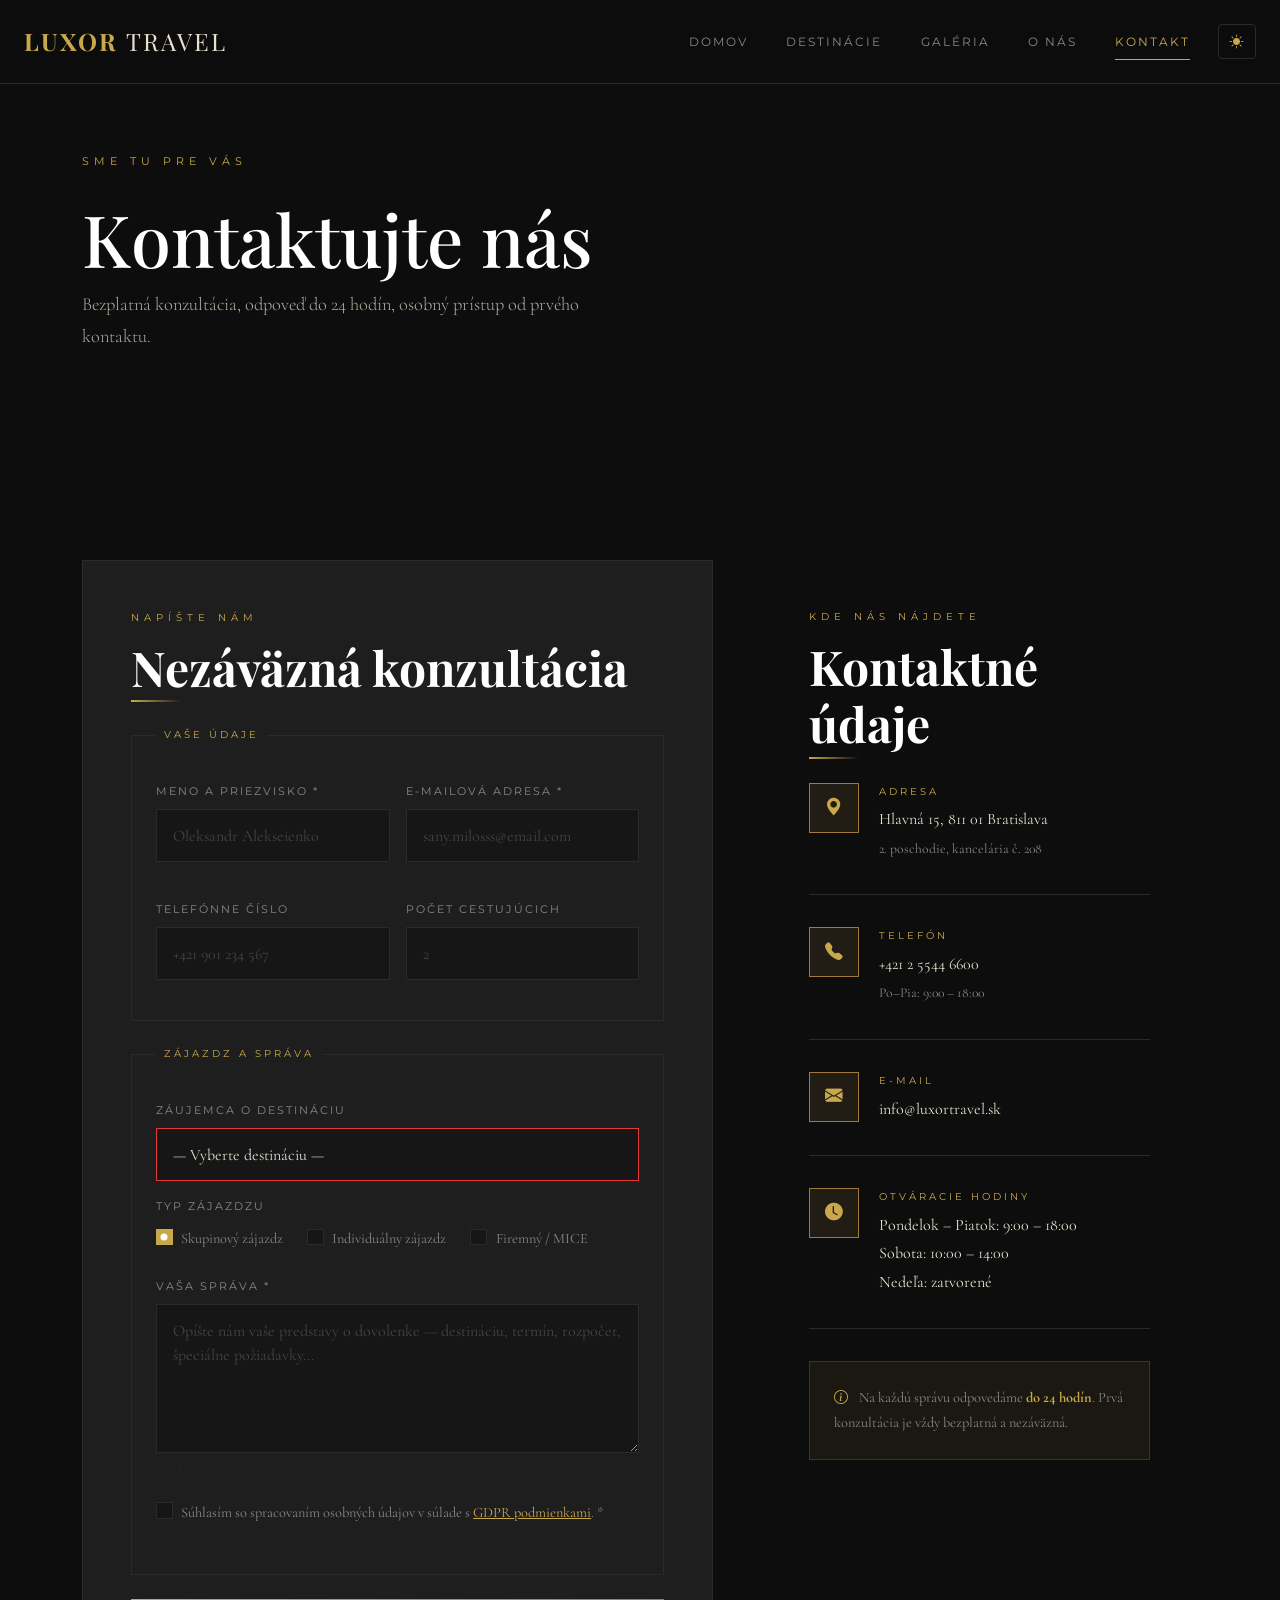
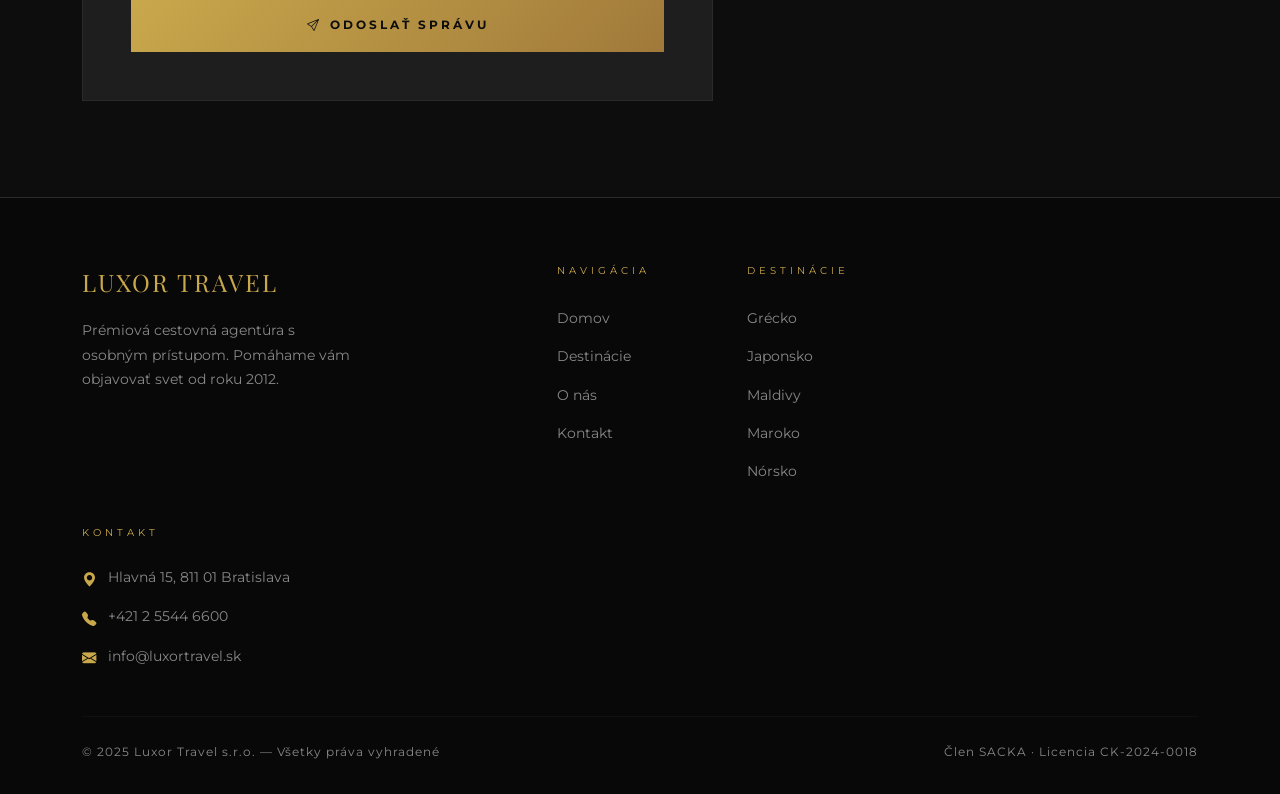
<file: kontakt.html>
<!DOCTYPE html>
<html lang="sk">
<head>
  <meta charset="UTF-8">
  <meta name="viewport" content="width=device-width, initial-scale=1.0">
  <meta name="description" content="Kontakt — Luxor Travel. Napíšte nám, zavolajte alebo navštívte našu kanceláriu v Bratislave. Bezplatná konzultácia do 24 hodín.">
  <title>Kontakt — Luxor Travel</title>

  <link href="https://cdn.jsdelivr.net/npm/bootstrap@5.3.3/dist/css/bootstrap.min.css" rel="stylesheet">
  <link href="https://cdn.jsdelivr.net/npm/bootstrap-icons@1.11.3/font/bootstrap-icons.css" rel="stylesheet">
  <link href="https://fonts.googleapis.com/css2?family=Playfair+Display:ital,wght@0,400;0,700;1,400&family=Cormorant+Garamond:wght@300;400;500&family=Montserrat:wght@300;400;600;700&display=swap" rel="stylesheet">
  <link rel="stylesheet" href="assets/css/style.css">
</head>
<body>

  <!-- NAVIGÁCIA -->
  <nav class="navbar navbar-expand-lg fixed-top">
    <div class="container-fluid px-4">
      <a class="navbar-brand" href="index.html">LUXOR <span>TRAVEL</span></a>
      <button class="navbar-toggler" type="button"
              data-bs-toggle="collapse" data-bs-target="#mainNav"
              aria-controls="mainNav" aria-expanded="false"
              aria-label="Otvoriť navigáciu">
        <span class="navbar-toggler-icon"></span>
      </button>
      <div class="collapse navbar-collapse" id="mainNav">
        <ul class="navbar-nav ms-auto align-items-center">
          <li class="nav-item"><a class="nav-link" href="index.html">Domov</a></li>
          <li class="nav-item"><a class="nav-link" href="index.html#destinácie">Destinácie</a></li>
          <li class="nav-item"><a class="nav-link" href="index.html#galéria">Galéria</a></li>
          <li class="nav-item"><a class="nav-link" href="o-nas.html">O nás</a></li>
          <li class="nav-item"><a class="nav-link active" href="kontakt.html">Kontakt</a></li>
          <li class="nav-item ms-2">
            <button id="dark-toggle" class="btn btn-sm">
              <i class="bi bi-sun-fill"></i>
            </button>
          </li>
        </ul>
      </div>
    </div>
  </nav>

  <main>

    <!-- PAGE HERO -->
    <section class="page-hero page-hero-kontakt" style="padding-top:80px;">
      <div class="container py-5">
        <div class="py-4">
          <span class="hero-eyebrow">Sme tu pre vás</span>
          <h1 class="fade-in fade-in-1">Kontaktujte nás</h1>
          <p class="hero-subtitle fade-in fade-in-2">
            Bezplatná konzultácia, odpoveď do 24 hodín, osobný prístup od prvého kontaktu.
          </p>
        </div>
      </div>
    </section>

    <!-- KONTAKTNÁ SEKCIA -->
    <section class="contact-section">
      <div class="container">

        <div class="row g-5">

          <!-- FORMULÁR -->
          <div class="col-12 col-lg-7">
            <div class="contact-form-wrap">

              <span class="section-label">Napíšte nám</span>
              <h2 class="section-title mb-1">Nezáväzná konzultácia</h2>
              <div class="section-divider"></div>

              <form id="contact-form" action="#" method="post" novalidate>

                <!-- FIELDSET 1 — Osobné údaje -->
                <fieldset>
                  <legend>Vaše údaje</legend>

                  <div class="row g-3">
                    <div class="col-12 col-md-6">
                      <div class="mb-3">
                        <label for="meno" class="form-label">Meno a priezvisko *</label>
                        <input type="text" class="form-control" id="meno" name="meno"
                               required minlength="3"
                               placeholder="Oleksandr Alekseienko">
                        <span class="invalid-hint">Zadajte aspoň 3 znaky.</span>
                      </div>
                    </div>

                    <div class="col-12 col-md-6">
                      <div class="mb-3">
                        <label for="email" class="form-label">E-mailová adresa *</label>
                        <input type="email" class="form-control" id="email" name="email"
                               required
                               placeholder="sany.milosss@email.com">
                        <span class="invalid-hint">Zadajte platný e-mail.</span>
                      </div>
                    </div>

                    <div class="col-12 col-md-6">
                      <div class="mb-3">
                        <label for="telefon" class="form-label">Telefónne číslo</label>
                        <input type="tel" class="form-control" id="telefon" name="telefon"
                               pattern="[0-9+\s]{9,15}"
                               placeholder="+421 901 234 567">
                        <span class="invalid-hint">Zadajte platné tel. číslo (9–15 znakov).</span>
                      </div>
                    </div>

                    <div class="col-12 col-md-6">
                      <div class="mb-3">
                        <label for="pocet-osob" class="form-label">Počet cestujúcich</label>
                        <input type="number" class="form-control" id="pocet-osob" name="pocet-osob"
                               min="1" max="50"
                               placeholder="2">
                      </div>
                    </div>
                  </div>

                </fieldset>

                <!-- FIELDSET 2 — Zájazdz -->
                <fieldset>
                  <legend>Zájazdz a správa</legend>

                  <div class="mb-3">
                    <label for="destinácia" class="form-label">Záujemca o destináciu</label>
                    <select class="form-select" id="destinácia" name="destinácia" required>
                      <option value="">— Vyberte destináciu —</option>
                      <option value="grecko">Grécko — Santorini, Mykonos</option>
                      <option value="japonsko">Japonsko — Tokio, Kjóto</option>
                      <option value="maldivy">Maldivy — Luxusné ostrovy</option>
                      <option value="maroko">Maroko — Marrakéš, Fez</option>
                      <option value="norsko">Nórsko — Fjordy a Severnú žiara</option>
                      <option value="ine">Iná destinácia (opíšte v správe)</option>
                    </select>
                  </div>

                  <!-- Typ zájazdzu s podmienkou -->
                  <div class="mb-3">
                    <label class="form-label d-block">Typ zájazdzu</label>
                    <div class="d-flex gap-4 flex-wrap mt-1">
                      <div class="form-check">
                        <input class="form-check-input" type="radio"
                               name="typ" id="typ-skupinovy" value="skupinovy" checked>
                        <label class="form-check-label" for="typ-skupinovy">Skupinový zájazdz</label>
                      </div>
                      <div class="form-check">
                        <input class="form-check-input" type="radio"
                               name="typ" id="typ-individualny" value="individualny">
                        <label class="form-check-label" for="typ-individualny">Individuálny zájazdz</label>
                      </div>
                      <div class="form-check">
                        <input class="form-check-input" type="radio"
                               name="typ" id="typ-firemny" value="firemny">
                        <label class="form-check-label" for="typ-firemny">Firemný / MICE</label>
                      </div>
                    </div>
                  </div>

                  <!-- Podmienená sekcia — dátum pre individuálny -->
                  <div id="individualna-skupina" style="display:none;" class="mb-3">
                    <label for="datum-odchodu" class="form-label">Preferovaný dátum odchodu</label>
                    <input type="date" class="form-control" id="datum-odchodu" name="datum-odchodu">
                  </div>

                  <div class="mb-3">
                    <label for="sprava" class="form-label">Vaša správa *</label>
                    <textarea class="form-control" id="sprava" name="sprava"
                              rows="5" required minlength="20"
                              maxlength="500"
                              placeholder="Opíšte nám vaše predstavy o dovolenke — destináciu, termín, rozpočet, špeciálne požiadavky..."></textarea>
                    <small id="char-counter" class="text-muted" style="font-family:'Montserrat',sans-serif; font-size:0.72rem;">Zostáva: 500 znakov</small>
                    <span class="invalid-hint">Správa musí mať aspoň 20 znakov.</span>
                  </div>

                  <div class="mb-4">
                    <div class="form-check">
                      <input class="form-check-input" type="checkbox"
                             id="suhlas" name="suhlas" required>
                      <label class="form-check-label" for="suhlas">
                        Súhlasím so spracovaním osobných údajov v súlade s
                        <a href="#" style="color:var(--gold);">GDPR podmienkami</a>. *
                      </label>
                    </div>
                  </div>

                </fieldset>

                <button type="submit" class="btn-gold w-100">
                  <span><i class="bi bi-send me-2"></i>Odoslať správu</span>
                </button>

              </form>

            </div>
          </div>

          <!-- KONTAKTNÉ INFO -->
          <div class="col-12 col-lg-5">
            <div class="contact-info-wrap">

              <span class="section-label">Kde nás nájdete</span>
              <h2 class="section-title mb-1">Kontaktné údaje</h2>
              <div class="section-divider"></div>

              <div class="contact-info-item">
                <div class="contact-icon">
                  <i class="bi bi-geo-alt-fill"></i>
                </div>
                <div>
                  <span class="contact-info-label">Adresa</span>
                  <span class="contact-info-value">
                    Hlavná 15, 811 01 Bratislava<br>
                    <small style="color:var(--text-muted); font-size:0.85rem;">2. poschodie, kancelária č. 208</small>
                  </span>
                </div>
              </div>

              <div class="contact-info-item">
                <div class="contact-icon">
                  <i class="bi bi-telephone-fill"></i>
                </div>
                <div>
                  <span class="contact-info-label">Telefón</span>
                  <span class="contact-info-value">
                    +421 2 5544 6600<br>
                    <small style="color:var(--text-muted); font-size:0.85rem;">Po–Pia: 9:00 – 18:00</small>
                  </span>
                </div>
              </div>

              <div class="contact-info-item">
                <div class="contact-icon">
                  <i class="bi bi-envelope-fill"></i>
                </div>
                <div>
                  <span class="contact-info-label">E-mail</span>
                  <span class="contact-info-value">info@luxortravel.sk</span>
                </div>
              </div>

              <div class="contact-info-item">
                <div class="contact-icon">
                  <i class="bi bi-clock-fill"></i>
                </div>
                <div>
                  <span class="contact-info-label">Otváracie hodiny</span>
                  <span class="contact-info-value">
                    Pondelok – Piatok: 9:00 – 18:00<br>
                    Sobota: 10:00 – 14:00<br>
                    Nedeľa: zatvorené
                  </span>
                </div>
              </div>

              <!-- Doplnkové info -->
              <div style="background:rgba(201,168,76,0.07); border:1px solid rgba(201,168,76,0.2); padding:1.5rem; margin-top:1rem;">
                <p style="color:var(--text-muted); font-size:0.9rem; margin:0;">
                  <i class="bi bi-info-circle text-gold me-2"></i>
                  Na každú správu odpovedáme <strong style="color:var(--gold);">do 24 hodín</strong>. Prvá konzultácia je vždy bezplatná a nezáväzná.
                </p>
              </div>

            </div>
          </div>

        </div><!-- /.row -->
      </div>
    </section>

  </main>

  <!-- FOOTER -->
  <footer>
    <div class="container">
      <div class="row g-4">
        <div class="col-12 col-md-4">
          <span class="footer-brand">Luxor Travel</span>
          <p class="footer-desc">Prémiová cestovná agentúra s osobným prístupom. Pomáhame vám objavovať svet od roku 2012.</p>
        </div>
        <div class="col-12 col-md-2 col-lg-2 offset-lg-1">
          <p class="footer-heading">Navigácia</p>
          <ul class="footer-links">
            <li><a href="index.html">Domov</a></li>
            <li><a href="index.html#destinácie">Destinácie</a></li>
            <li><a href="o-nas.html">O nás</a></li>
            <li><a href="kontakt.html">Kontakt</a></li>
          </ul>
        </div>
        <div class="col-12 col-md-3">
          <p class="footer-heading">Destinácie</p>
          <ul class="footer-links">
            <li><a href="#">Grécko</a></li>
            <li><a href="#">Japonsko</a></li>
            <li><a href="#">Maldivy</a></li>
            <li><a href="#">Maroko</a></li>
            <li><a href="#">Nórsko</a></li>
          </ul>
        </div>
        <div class="col-12 col-md-3">
          <p class="footer-heading">Kontakt</p>
          <div class="footer-contact-item">
            <i class="bi bi-geo-alt-fill"></i>
            <span>Hlavná 15, 811 01 Bratislava</span>
          </div>
          <div class="footer-contact-item">
            <i class="bi bi-telephone-fill"></i>
            <span>+421 2 5544 6600</span>
          </div>
          <div class="footer-contact-item">
            <i class="bi bi-envelope-fill"></i>
            <span>info@luxortravel.sk</span>
          </div>
        </div>
      </div>
      <hr class="footer-divider">
      <div class="d-flex justify-content-between align-items-center flex-wrap gap-2">
        <p class="footer-copyright mb-0">&copy; 2025 Luxor Travel s.r.o. — Všetky práva vyhradené</p>
        <p class="footer-copyright mb-0">Člen SACKA · Licencia CK-2024-0018</p>
      </div>
    </div>
  </footer>

  <!-- TOAST — potvrdenie odoslania -->
  <div class="position-fixed bottom-0 end-0 p-4" style="z-index:1100;">
    <div id="confirmToast" class="toast" role="alert" aria-live="assertive" aria-atomic="true">
      <div class="toast-header">
        <i class="bi bi-check-circle-fill me-2" style="color:var(--gold);"></i>
        <strong class="me-auto">Luxor Travel</strong>
        <button type="button" class="btn-close" data-bs-dismiss="toast" aria-label="Zatvoriť"></button>
      </div>
      <div class="toast-body">
        ✅ Vaša správa bola úspešne odoslaná! Ozveme sa do 24 hodín.
      </div>
    </div>
  </div>

  <script src="https://cdn.jsdelivr.net/npm/bootstrap@5.3.3/dist/js/bootstrap.bundle.min.js"></script>
  <script src="assets/js/script.js"></script>
</body>
</html>
</file>
<file: assets/css/style.css>
/* ===================================================
   LUXOR TRAVEL — Hlavný CSS súbor
   Téma: Tmavá / Elegantná
   =================================================== */

/* --- CSS Premenné (farebná schéma) --- */
:root {
  --bs-primary: #c9a84c;
  --bs-primary-rgb: 201, 168, 76;

  --gold:        #c9a84c;
  --gold-light:  #e8c96b;
  --gold-dark:   #a0793a;
  --dark-bg:     #0d0d0d;
  --dark-card:   #161616;
  --dark-card2:  #1e1e1e;
  --dark-border: #2a2a2a;
  --text-main:   #e8e0d0;
  --text-muted:  #888;
  --white:       #ffffff;
}

/* --- Základné štýly --- */
* {
  box-sizing: border-box;
  margin: 0;
  padding: 0;
}

html {
  scroll-behavior: smooth;
}

body {
  background-color: var(--dark-bg);
  color: var(--text-main);
  font-family: 'Cormorant Garamond', 'Georgia', serif;
  font-size: 1.05rem;
  line-height: 1.7;
  overflow-x: hidden;
}

/* --- Vlastná scrollbar --- */
::-webkit-scrollbar { width: 6px; }
::-webkit-scrollbar-track { background: var(--dark-bg); }
::-webkit-scrollbar-thumb { background: var(--gold-dark); border-radius: 3px; }

/* ===================================================
   NAVIGÁCIA
   =================================================== */
.navbar {
  background: rgba(13, 13, 13, 0.95) !important;
  border-bottom: 1px solid var(--dark-border);
  backdrop-filter: blur(12px);
  padding: 1rem 0;
  transition: all 0.3s ease;
}

body.dark-off .navbar {
  background: rgba(245, 240, 232, 0.95) !important;
}

.navbar-brand {
  font-family: 'Playfair Display', serif;
  font-size: 1.5rem;
  font-weight: 700;
  color: var(--gold) !important;
  letter-spacing: 2px;
  text-transform: uppercase;
}

.navbar-brand span {
  color: var(--text-main);
  font-weight: 300;
}

.nav-link {
  color: var(--text-muted) !important;
  font-family: 'Montserrat', sans-serif;
  font-size: 0.78rem;
  letter-spacing: 2px;
  text-transform: uppercase;
  padding: 0.5rem 1.2rem !important;
  transition: color 0.3s ease;
  position: relative;
}

.nav-link::after {
  content: '';
  position: absolute;
  bottom: 0;
  left: 1.2rem;
  right: 1.2rem;
  height: 1px;
  background: var(--gold);
  transform: scaleX(0);
  transition: transform 0.3s ease;
}

.nav-link:hover,
.nav-link.active {
  color: var(--gold) !important;
}

.nav-link:hover::after,
.nav-link.active::after {
  transform: scaleX(1);
}

.navbar-toggler {
  border-color: var(--gold-dark) !important;
}

.navbar-toggler-icon {
  background-image: url("data:image/svg+xml,%3csvg xmlns='http://www.w3.org/2000/svg' viewBox='0 0 30 30'%3e%3cpath stroke='rgba(201,168,76,1)' stroke-linecap='round' stroke-miterlimit='10' stroke-width='2' d='M4 7h22M4 15h22M4 23h22'/%3e%3c/svg%3e") !important;
}

#dark-toggle {
  background: transparent !important;
  border: 1px solid var(--dark-border) !important;
  color: var(--gold) !important;
  padding: 0.4rem 0.7rem !important;
  transition: all 0.3s ease;
}

/* ===================================================
   HERO SEKCIA
   =================================================== */
.hero {
  min-height: 100vh;
  background: linear-gradient(135deg, rgba(13,13,13,0.85) 0%, rgba(13,13,13,0.6) 50%, rgba(0,0,0,0.85) 100%),
              url('https://images.unsplash.com/photo-1469854523086-cc02fe5d8800?w=1600&q=80') center/cover no-repeat;
  display: flex;
  align-items: center;
  position: relative;
  overflow: hidden;
}

.hero::before {
  content: '';
  position: absolute;
  bottom: 0;
  left: 0;
  right: 0;
  height: 150px;
  background: linear-gradient(to top, var(--dark-bg), transparent);
  z-index: 1;
}

.hero-content {
  position: relative;
  z-index: 2;
}

.hero-eyebrow {
  font-family: 'Montserrat', sans-serif;
  font-size: 0.7rem;
  letter-spacing: 5px;
  text-transform: uppercase;
  color: var(--gold);
  margin-bottom: 1.5rem;
  display: block;
}

.hero h1 {
  font-family: 'Playfair Display', serif;
  font-size: clamp(3rem, 8vw, 6.5rem);
  font-weight: 700;
  line-height: 1.05;
  color: var(--white);
  margin-bottom: 1.5rem;
}

.hero h1 em {
  color: var(--gold);
  font-style: italic;
}

.hero-subtitle {
  font-size: 1.15rem;
  color: rgba(232, 224, 208, 0.75);
  max-width: 500px;
  margin-bottom: 2.5rem;
  font-weight: 300;
}

.btn-gold {
  background: linear-gradient(135deg, var(--gold), var(--gold-dark));
  color: var(--dark-bg);
  font-family: 'Montserrat', sans-serif;
  font-size: 0.75rem;
  font-weight: 700;
  letter-spacing: 3px;
  text-transform: uppercase;
  padding: 1rem 2.5rem;
  border: none;
  border-radius: 0;
  text-decoration: none;
  display: inline-block;
  transition: all 0.35s ease;
  position: relative;
  overflow: hidden;
}

.btn-gold::before {
  content: '';
  position: absolute;
  top: 0; left: -100%;
  width: 100%; height: 100%;
  background: linear-gradient(135deg, var(--gold-light), var(--gold));
  transition: left 0.35s ease;
}

.btn-gold:hover::before { left: 0; }
.btn-gold span { position: relative; z-index: 1; }

.btn-outline-gold {
  background: transparent;
  color: var(--gold);
  font-family: 'Montserrat', sans-serif;
  font-size: 0.75rem;
  font-weight: 600;
  letter-spacing: 3px;
  text-transform: uppercase;
  padding: 0.95rem 2.5rem;
  border: 1px solid var(--gold);
  border-radius: 0;
  text-decoration: none;
  display: inline-block;
  transition: all 0.35s ease;
}

.btn-outline-gold:hover {
  background: var(--gold);
  color: var(--dark-bg);
}

/* Hero stats */
.hero-stats {
  display: flex;
  gap: 3rem;
  margin-top: 3rem;
  padding-top: 2rem;
  border-top: 1px solid var(--dark-border);
}

.stat-item {
  text-align: center;
}

.stat-number {
  font-family: 'Playfair Display', serif;
  font-size: 2rem;
  color: var(--gold);
  display: block;
  line-height: 1;
}

.stat-label {
  font-family: 'Montserrat', sans-serif;
  font-size: 0.65rem;
  letter-spacing: 2px;
  text-transform: uppercase;
  color: var(--text-muted);
  margin-top: 0.3rem;
  display: block;
}

/* ===================================================
   SEKCIA — NADPISY
   =================================================== */
.section-label {
  font-family: 'Montserrat', sans-serif;
  font-size: 0.65rem;
  letter-spacing: 5px;
  text-transform: uppercase;
  color: var(--gold);
  margin-bottom: 0.75rem;
  display: block;
}

.section-title {
  font-family: 'Playfair Display', serif;
  font-size: clamp(2rem, 4vw, 3rem);
  font-weight: 700;
  color: var(--white);
  line-height: 1.2;
  margin-bottom: 1rem;
}

.section-divider {
  width: 50px;
  height: 2px;
  background: linear-gradient(to right, var(--gold), transparent);
  margin-bottom: 1.5rem;
}

/* ===================================================
   O NÁS SEKCIA (index)
   =================================================== */
.about-section {
  background: var(--dark-bg);
  padding: 6rem 0;
}

.about-img-wrap {
  position: relative;
}

.about-img-wrap img {
  width: 100%;
  height: 480px;
  object-fit: cover;
  filter: brightness(0.85) contrast(1.1);
}

.about-img-wrap::before {
  content: '';
  position: absolute;
  top: -20px;
  left: -20px;
  right: 20px;
  bottom: 20px;
  border: 1px solid var(--gold-dark);
  z-index: 0;
  opacity: 0.4;
}

.about-img-wrap img { position: relative; z-index: 1; }

/* ===================================================
   KARTY — DESTINÁCIE
   =================================================== */
.destinations-section {
  background: var(--dark-card);
  padding: 6rem 0;
}

.dest-card {
  background: var(--dark-card2);
  border: 1px solid var(--dark-border);
  border-radius: 0;
  overflow: hidden;
  transition: transform 0.4s ease, box-shadow 0.4s ease, border-color 0.4s ease;
  height: 100%;
}

.dest-card:hover {
  transform: translateY(-8px);
  box-shadow: 0 20px 60px rgba(201, 168, 76, 0.12);
  border-color: var(--gold-dark);
}

.dest-card .ratio img {
  object-fit: cover;
  width: 100%;
  height: 100%;
  transition: transform 0.5s ease;
  filter: brightness(0.8);
}

.dest-card:hover .ratio img {
  transform: scale(1.05);
  filter: brightness(0.9);
}

.dest-card .card-body {
  background: var(--dark-card2);
  padding: 1.5rem;
}

.dest-card .card-title {
  font-family: 'Playfair Display', serif;
  font-size: 1.3rem;
  color: var(--white);
  margin-bottom: 0.75rem;
}

.dest-card .card-text {
  color: var(--text-muted);
  font-size: 0.95rem;
  line-height: 1.7;
}

.card-badge {
  position: absolute;
  top: 12px;
  right: 12px;
  background: var(--gold);
  color: var(--dark-bg);
  font-family: 'Montserrat', sans-serif;
  font-size: 0.6rem;
  font-weight: 700;
  letter-spacing: 2px;
  text-transform: uppercase;
  padding: 0.3rem 0.8rem;
  z-index: 10;
}

.dest-price {
  font-family: 'Montserrat', sans-serif;
  font-size: 0.75rem;
  color: var(--gold);
  letter-spacing: 1px;
  margin-top: 0.75rem;
  display: block;
}

/* ===================================================
   CAROUSEL
   =================================================== */
.gallery-section {
  background: var(--dark-bg);
  padding: 6rem 0;
}

.carousel-item img {
  height: 550px;
  object-fit: cover;
  filter: brightness(0.75);
}

.carousel-caption {
  background: linear-gradient(to top, rgba(0,0,0,0.8), transparent);
  bottom: 0;
  left: 0;
  right: 0;
  padding: 3rem 2rem 2rem;
  text-align: left;
}

.carousel-caption h5 {
  font-family: 'Playfair Display', serif;
  font-size: 1.8rem;
  margin-bottom: 0.3rem;
}

.carousel-control-prev,
.carousel-control-next {
  width: 60px;
  opacity: 1;
}

.carousel-control-prev-icon,
.carousel-control-next-icon {
  background-color: rgba(201, 168, 76, 0.3);
  padding: 1.5rem;
  border: 1px solid var(--gold-dark);
  border-radius: 0;
}

.carousel-indicators [data-bs-target] {
  background-color: var(--gold);
  width: 30px;
  height: 2px;
  border: none;
  opacity: 0.4;
}

.carousel-indicators .active {
  opacity: 1;
  width: 50px;
}

/* ===================================================
   CALL TO ACTION
   =================================================== */
.cta-section {
  background: linear-gradient(135deg, #0d0d0d 0%, #1a1200 50%, #0d0d0d 100%);
  padding: 7rem 0;
  position: relative;
  overflow: hidden;
  border-top: 1px solid var(--dark-border);
  border-bottom: 1px solid var(--dark-border);
}

.cta-section::before {
  content: '';
  position: absolute;
  top: 50%;
  left: 50%;
  transform: translate(-50%, -50%);
  width: 600px;
  height: 600px;
  background: radial-gradient(circle, rgba(201,168,76,0.08) 0%, transparent 70%);
  pointer-events: none;
}

.cta-section h2 {
  font-family: 'Playfair Display', serif;
  font-size: clamp(2rem, 5vw, 3.5rem);
  color: var(--white);
  margin-bottom: 1rem;
}

.cta-section p {
  color: var(--text-muted);
  font-size: 1.1rem;
  margin-bottom: 2.5rem;
}

/* ===================================================
   FOOTER
   =================================================== */
footer {
  background: #080808;
  border-top: 1px solid var(--dark-border);
  padding: 4rem 0 2rem;
  font-family: 'Montserrat', sans-serif;
}

.footer-brand {
  font-family: 'Playfair Display', serif;
  font-size: 1.5rem;
  color: var(--gold);
  letter-spacing: 2px;
  text-transform: uppercase;
  margin-bottom: 1rem;
  display: block;
}

.footer-desc {
  color: var(--text-muted);
  font-size: 0.85rem;
  line-height: 1.8;
  max-width: 280px;
}

.footer-heading {
  font-size: 0.65rem;
  letter-spacing: 4px;
  text-transform: uppercase;
  color: var(--gold);
  margin-bottom: 1.5rem;
}

.footer-links {
  list-style: none;
  padding: 0;
}

.footer-links li { margin-bottom: 0.6rem; }

.footer-links a {
  color: var(--text-muted);
  text-decoration: none;
  font-size: 0.85rem;
  transition: color 0.3s ease;
}

.footer-links a:hover { color: var(--gold); }

.footer-contact-item {
  display: flex;
  align-items: flex-start;
  gap: 0.75rem;
  margin-bottom: 0.8rem;
  color: var(--text-muted);
  font-size: 0.85rem;
}

.footer-contact-item i {
  color: var(--gold);
  font-size: 0.9rem;
  margin-top: 2px;
  flex-shrink: 0;
}

.footer-divider {
  border-color: var(--dark-border);
  margin: 2rem 0 1.5rem;
}

.footer-copyright {
  color: var(--text-muted);
  font-size: 0.78rem;
  letter-spacing: 1px;
}

/* ===================================================
   STRÁNKA O NÁS
   =================================================== */
.page-hero {
  min-height: 50vh;
  background: linear-gradient(135deg, rgba(13,13,13,0.9), rgba(13,13,13,0.7)),
              url('https://images.unsplash.com/photo-1488085061387-422e29b40080?w=1600&q=80') center/cover no-repeat;
  display: flex;
  align-items: center;
  padding-top: 80px;
}

.page-hero-kontakt {
  background-image: linear-gradient(135deg, rgba(13,13,13,0.9), rgba(13,13,13,0.7)),
                    url('https://images.unsplash.com/photo-1534430480872-3498386e7856?w=1600&q=80');
}

.page-hero h1 {
  font-family: 'Playfair Display', serif;
  font-size: clamp(2.5rem, 6vw, 4.5rem);
  color: var(--white);
}

.content-section {
  background: var(--dark-bg);
  padding: 6rem 0;
}

.content-section p {
  color: var(--text-muted);
  margin-bottom: 1.5rem;
  font-size: 1.05rem;
}

/* Figcaption */
figure {
  margin: 0;
}

figure img {
  width: 100%;
  height: 350px;
  object-fit: cover;
  filter: brightness(0.85);
}

figcaption {
  font-family: 'Montserrat', sans-serif;
  font-size: 0.75rem;
  color: var(--text-muted);
  letter-spacing: 1px;
  padding: 0.75rem 0;
  border-bottom: 1px solid var(--dark-border);
}

/* Accordion */
.accordion-item {
  background: var(--dark-card2) !important;
  border: 1px solid var(--dark-border) !important;
  border-radius: 0 !important;
  margin-bottom: 0.5rem;
}

.accordion-button {
  background: var(--dark-card2) !important;
  color: var(--text-main) !important;
  font-family: 'Playfair Display', serif;
  font-size: 1.05rem;
  border-radius: 0 !important;
  box-shadow: none !important;
  padding: 1.25rem 1.5rem;
}

.accordion-button::after {
  filter: invert(1) sepia(1) saturate(3) hue-rotate(5deg);
}

.accordion-button:not(.collapsed) {
  color: var(--gold) !important;
  border-bottom: 1px solid var(--dark-border);
}

.accordion-body {
  background: var(--dark-card) !important;
  color: var(--text-muted);
  font-size: 0.95rem;
  padding: 1.25rem 1.5rem;
}

/* Team/values */
.value-item {
  padding: 2rem;
  border: 1px solid var(--dark-border);
  border-top: 3px solid var(--gold);
  background: var(--dark-card2);
  transition: transform 0.3s ease;
}

.value-item:hover { transform: translateY(-4px); }

.value-icon {
  font-size: 2rem;
  color: var(--gold);
  margin-bottom: 1rem;
}

.value-item h5 {
  font-family: 'Playfair Display', serif;
  color: var(--white);
  margin-bottom: 0.75rem;
}

.value-item p {
  color: var(--text-muted);
  font-size: 0.9rem;
  margin: 0;
}

/* ===================================================
   KONTAKTNÁ STRÁNKA — FORMULÁR
   =================================================== */
.contact-section {
  background: var(--dark-bg);
  padding: 6rem 0;
}

.contact-form-wrap {
  background: var(--dark-card2);
  border: 1px solid var(--dark-border);
  padding: 3rem;
}

.form-label {
  font-family: 'Montserrat', sans-serif;
  font-size: 0.7rem;
  letter-spacing: 2px;
  text-transform: uppercase;
  color: var(--text-muted);
  margin-bottom: 0.5rem;
}

.form-control,
.form-select {
  background: var(--dark-card) !important;
  border: 1px solid var(--dark-border) !important;
  color: var(--text-main) !important;
  border-radius: 0 !important;
  padding: 0.85rem 1rem;
  font-family: 'Cormorant Garamond', serif;
  font-size: 1rem;
  transition: border-color 0.3s ease, box-shadow 0.3s ease;
}

.form-control::placeholder { color: #444 !important; }
.form-select option { background: var(--dark-card); }

/* Validácia — :focus */
.form-control:focus,
.form-select:focus {
  border-color: var(--gold) !important;
  box-shadow: 0 0 0 2px rgba(201, 168, 76, 0.15) !important;
  outline: none;
}

/* Validácia — :valid */
.form-control:not(:placeholder-shown):valid {
  border-color: #4caf50 !important;
}

/* Validácia — :invalid (len po interakcii) */
.form-control:not(:focus):not(:placeholder-shown):invalid,
.form-select:not(:focus):not(:placeholder-shown):invalid {
  border-color: #e53935 !important;
}

/* invalid-hint */
.invalid-hint {
  display: none;
  font-family: 'Montserrat', sans-serif;
  font-size: 0.72rem;
  color: #e53935;
  margin-top: 0.35rem;
  letter-spacing: 0.5px;
}

.form-control:not(:focus):not(:placeholder-shown):invalid ~ .invalid-hint {
  display: block;
}

/* Fieldset */
fieldset {
  border: 1px solid var(--dark-border) !important;
  padding: 1.5rem !important;
  margin-bottom: 1.5rem !important;
}

legend {
  font-family: 'Montserrat', sans-serif;
  font-size: 0.65rem !important;
  letter-spacing: 3px;
  text-transform: uppercase;
  color: var(--gold) !important;
  padding: 0 0.5rem !important;
  float: none !important;
  width: auto !important;
}

/* Checkbox / Radio */
.form-check-input {
  background-color: var(--dark-card) !important;
  border-color: var(--dark-border) !important;
  border-radius: 0 !important;
}

.form-check-input:checked {
  background-color: var(--gold) !important;
  border-color: var(--gold) !important;
}

.form-check-label {
  color: var(--text-muted);
  font-size: 0.9rem;
}

/* Kontaktné info */
.contact-info-wrap {
  padding: 3rem;
}

.contact-info-item {
  display: flex;
  align-items: flex-start;
  gap: 1.25rem;
  margin-bottom: 2rem;
  padding-bottom: 2rem;
  border-bottom: 1px solid var(--dark-border);
}

.contact-info-item:last-child {
  border-bottom: none;
  margin-bottom: 0;
}

.contact-icon {
  width: 50px;
  height: 50px;
  background: rgba(201, 168, 76, 0.1);
  border: 1px solid var(--gold-dark);
  display: flex;
  align-items: center;
  justify-content: center;
  color: var(--gold);
  font-size: 1.1rem;
  flex-shrink: 0;
}

.contact-info-label {
  font-family: 'Montserrat', sans-serif;
  font-size: 0.65rem;
  letter-spacing: 3px;
  text-transform: uppercase;
  color: var(--gold);
  display: block;
  margin-bottom: 0.3rem;
}

.contact-info-value {
  color: var(--text-main);
  font-size: 1rem;
}

/* Toast */
.toast {
  background: var(--dark-card2) !important;
  border: 1px solid var(--gold-dark) !important;
  border-radius: 0 !important;
  color: var(--text-main) !important;
  font-family: 'Montserrat', sans-serif;
  font-size: 0.85rem;
}

.toast-header {
  background: rgba(201,168,76,0.15) !important;
  color: var(--gold) !important;
  border-bottom: 1px solid var(--dark-border) !important;
  font-family: 'Montserrat', sans-serif;
  font-size: 0.75rem;
  letter-spacing: 1px;
}

/* Modal */
.modal-content {
  background: var(--dark-card2) !important;
  border: 1px solid var(--dark-border) !important;
  border-radius: 0 !important;
  color: var(--text-main) !important;
}

.modal-header {
  border-bottom: 1px solid var(--dark-border) !important;
  padding: 1.5rem 2rem;
}

.modal-title {
  font-family: 'Playfair Display', serif !important;
  font-size: 1.5rem !important;
  color: var(--white) !important;
}

.modal-body { padding: 2rem; }

.modal-footer {
  border-top: 1px solid var(--dark-border) !important;
  padding: 1rem 2rem;
}

.btn-close {
  filter: invert(1) sepia(1) saturate(2) hue-rotate(5deg) opacity(0.6);
}

/* ===================================================
   ANIMÁCIE — @keyframes
   =================================================== */

/* FadeIn hore */
@keyframes fadeInUp {
  from {
    opacity: 0;
    transform: translateY(40px);
  }
  to {
    opacity: 1;
    transform: translateY(0);
  }
}

/* Pulse efekt pre CTA tlačidlo */
@keyframes goldPulse {
  0%   { box-shadow: 0 0 0 0 rgba(201, 168, 76, 0.4); }
  70%  { box-shadow: 0 0 0 15px rgba(201, 168, 76, 0); }
  100% { box-shadow: 0 0 0 0 rgba(201, 168, 76, 0); }
}

/* Shimmer pre zlatú čiaru */
@keyframes shimmer {
  0%   { background-position: -200% center; }
  100% { background-position: 200% center; }
}

/* FadeIn pri načítaní */
.fade-in {
  animation: fadeInUp 0.7s ease forwards;
  opacity: 0;
}

.fade-in-1 { animation-delay: 0.1s; }
.fade-in-2 { animation-delay: 0.25s; }
.fade-in-3 { animation-delay: 0.4s; }
.fade-in-4 { animation-delay: 0.55s; }

/* Pulse na CTA tlačidle */
.btn-pulse {
  animation: goldPulse 2.5s infinite;
}

/* Shimmer zlatá čiara */
.gold-shimmer {
  background: linear-gradient(90deg, var(--gold-dark), var(--gold-light), var(--gold-dark));
  background-size: 200% auto;
  animation: shimmer 3s linear infinite;
  height: 2px;
  margin: 1rem 0 2rem;
}

/* Dark mode */
body.dark-off {
  --dark-bg: #f5f0e8;
  --dark-card: #ede8df;
  --dark-card2: #e8e3da;
  --dark-border: #d0c8bb;
  --text-main: #1a1a1a;
  --text-muted: #555;
  --white: #111;
}

/* Light mode overrides for hero section */
body.dark-off .hero {
  background: linear-gradient(135deg, rgba(245,240,232,0.85) 0%, rgba(245,240,232,0.6) 50%, rgba(200,195,185,0.85) 100%),
              url('https://images.unsplash.com/photo-1469854523086-cc02fe5d8800?w=1600&q=80') center/cover no-repeat;
}

/* Light mode overrides for CTA section */
body.dark-off .cta-section {
  background: linear-gradient(135deg, #f5f0e8 0%, #e5dccf 50%, #f5f0e8 100%);
}

/* Light mode overrides for footer */
body.dark-off footer {
  background: #f0e8dc;
}

/* Light mode overrides for page hero */
body.dark-off .page-hero {
  background: linear-gradient(135deg, rgba(245,240,232,0.9), rgba(245,240,232,0.7)),
              url('https://images.unsplash.com/photo-1488085061387-422e29b40080?w=1600&q=80') center/cover no-repeat;
}

body.dark-off .page-hero-kontakt {
  background-image: linear-gradient(135deg, rgba(245,240,232,0.9), rgba(245,240,232,0.7)),
                    url('https://images.unsplash.com/photo-1534430480872-3498386e7856?w=1600&q=80');
}

/* ===================================================
   UTILITY
   =================================================== */
.text-gold { color: var(--gold) !important; }
.bg-dark-card { background: var(--dark-card) !important; }

/* Responzívne úpravy */
@media (max-width: 768px) {
  .hero h1 { font-size: 3rem; }
  .hero-stats { gap: 1.5rem; flex-wrap: wrap; }
  .contact-form-wrap,
  .contact-info-wrap { padding: 1.5rem; }
  .about-img-wrap::before { display: none; }
}

@media (min-width: 992px) {
  .about-img-wrap img { height: 540px; }
}
</file>
